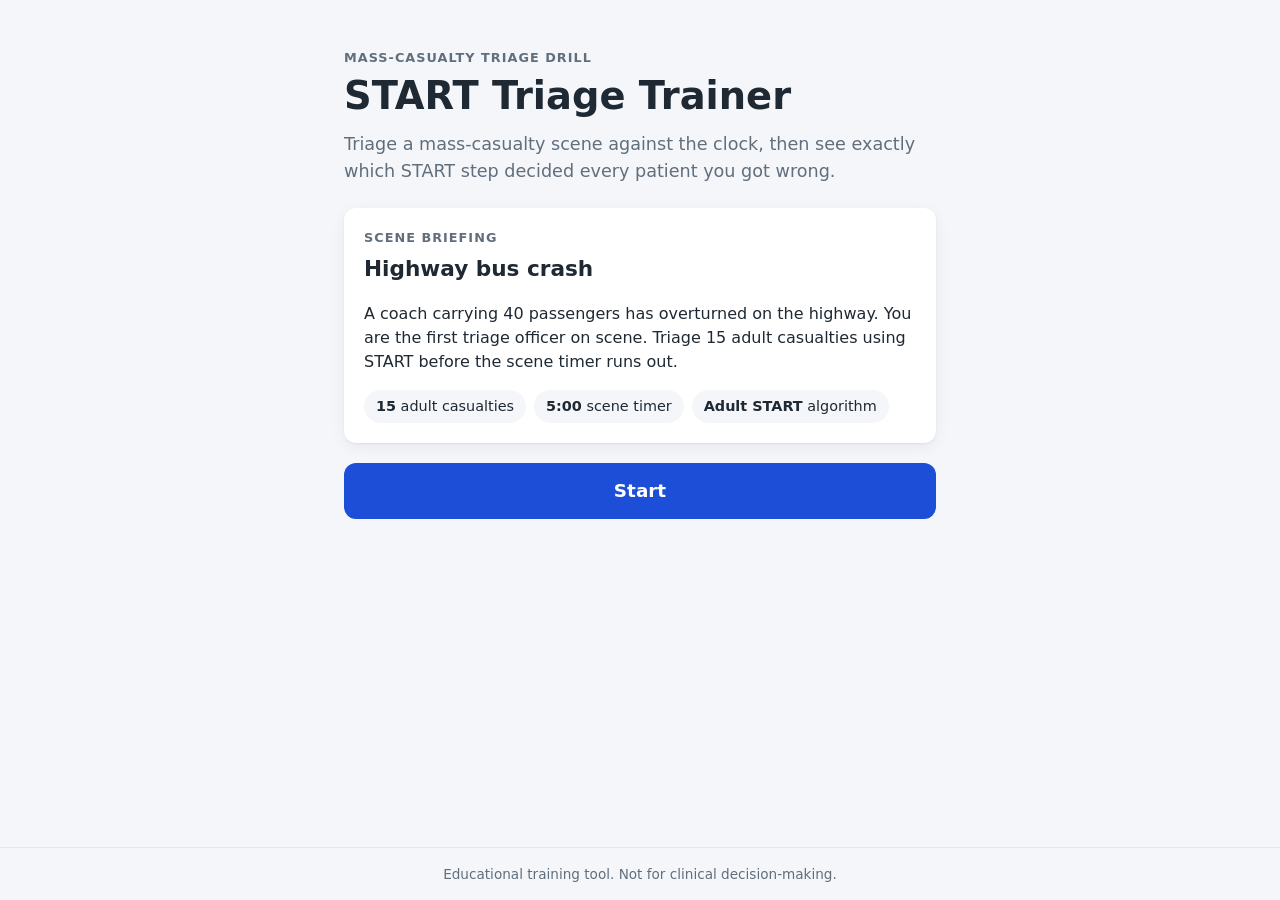
<file: index.html>
<!doctype html>
<html lang="en">
<head>
  <meta charset="utf-8">
  <meta name="viewport" content="width=device-width, initial-scale=1">
  <title>START Triage Trainer</title>
  <meta name="description" content="Timed adult START triage drill with step-by-step explanations of every mistake.">
  <link rel="stylesheet" href="style.css">
</head>
<body>
  <main class="app">

    <!-- Screen 1: Start -->
    <section id="screen-start" class="screen">
      <p class="eyebrow">Mass-casualty triage drill</p>
      <h1>START Triage Trainer</h1>
      <p class="lead">Triage a mass-casualty scene against the clock, then see exactly which START step decided every patient you got wrong.</p>

      <div class="card briefing">
        <p class="eyebrow">Scene briefing</p>
        <h2 id="scene-title"></h2>
        <p id="scene-briefing"></p>
        <ul class="facts">
          <li><strong>15</strong> adult casualties</li>
          <li><strong>5:00</strong> scene timer</li>
          <li><strong>Adult START</strong> algorithm</li>
        </ul>
      </div>

      <button id="btn-start" class="btn-primary" type="button">Start</button>
    </section>

    <!-- Screen 2: Drill -->
    <section id="screen-drill" class="screen" hidden>
      <div class="drill-bar">
        <span id="counter" class="counter">1 / 15</span>
        <span id="timer" class="timer">5:00</span>
      </div>

      <article class="card patient">
        <p class="eyebrow">Patient</p>
        <p id="narrative" class="narrative"></p>
      </article>

      <div class="triage-buttons">
        <button type="button" class="triage GREEN" data-color="GREEN">Green</button>
        <button type="button" class="triage YELLOW" data-color="YELLOW">Yellow</button>
        <button type="button" class="triage RED" data-color="RED">Red</button>
        <button type="button" class="triage BLACK" data-color="BLACK">Black</button>
      </div>
    </section>

    <!-- Screen 3: Results and mistakes review -->
    <section id="screen-results" class="screen" hidden>
      <p class="eyebrow" id="results-eyebrow">Round complete</p>
      <h1>Your results</h1>

      <div class="card score-card">
        <div class="score">
          <span id="score-correct" class="score-big">0</span>
          <span class="score-of">/ 15 correct</span>
        </div>
        <p class="time-used">Time used: <strong id="time-used">0:00</strong></p>
      </div>

      <div class="stats">
        <div class="stat">
          <span id="count-under" class="stat-num">0</span>
          <span class="stat-label">Under-triage</span>
          <span class="stat-hint">Too low — a salvageable patient may not get timely care</span>
        </div>
        <div class="stat">
          <span id="count-over" class="stat-num">0</span>
          <span class="stat-label">Over-triage</span>
          <span class="stat-hint">Too high — scarce resources go to the wrong patient</span>
        </div>
        <div class="stat" id="stat-untriaged">
          <span id="count-untriaged" class="stat-num">0</span>
          <span class="stat-label">Untriaged</span>
          <span class="stat-hint">Time ran out before you reached them</span>
        </div>
      </div>

      <button id="btn-again-top" class="btn-primary btn-again" type="button">Play again</button>

      <h2 class="review-title">Mistakes review</h2>
      <p id="review-intro" class="review-intro"></p>
      <div id="review-list" class="review-list"></div>

      <button id="btn-again" class="btn-primary btn-again" type="button">Play again</button>
      <p class="again-hint">The 15 patients will be shuffled into a new order.</p>
    </section>

  </main>

  <footer class="footer">Educational training tool. Not for clinical decision-making.</footer>

  <script src="cases.js"></script>
  <script src="start.js"></script>
  <script src="app.js"></script>
</body>
</html>
</file>
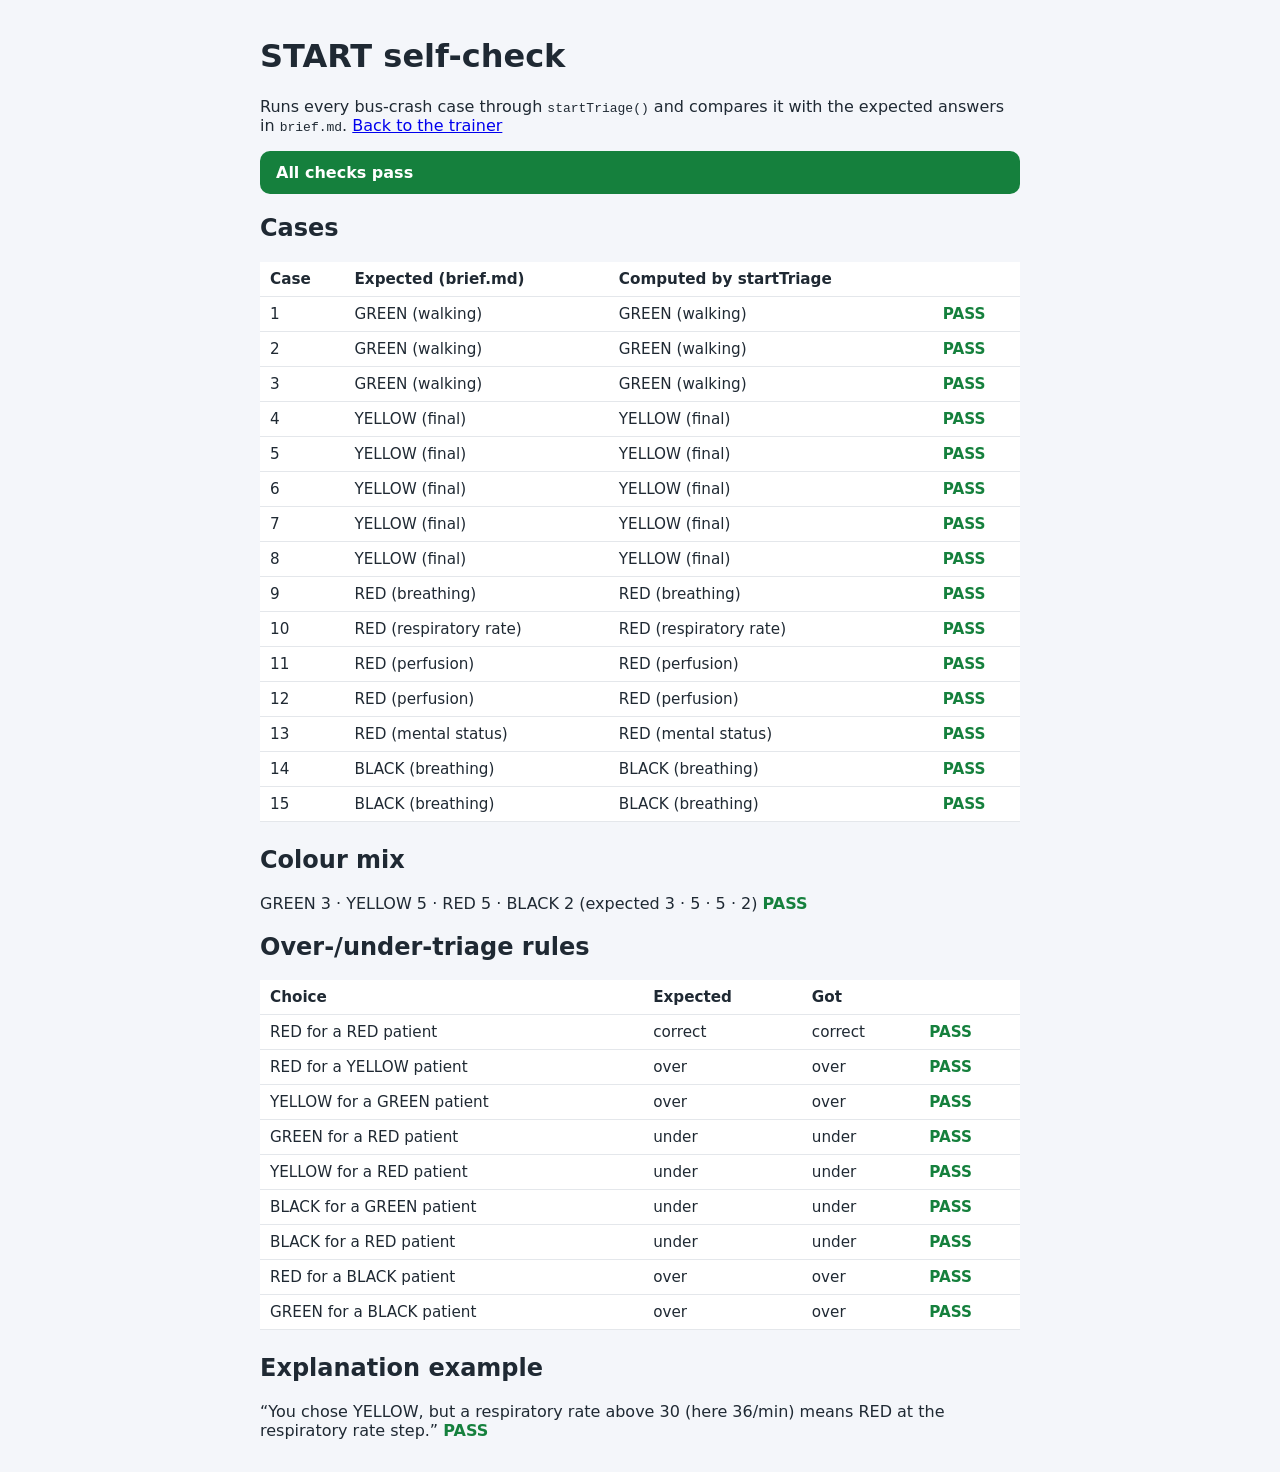
<file: selfcheck.html>
<!doctype html>
<html lang="en">
<head>
  <meta charset="utf-8">
  <meta name="viewport" content="width=device-width, initial-scale=1">
  <title>START Self-check</title>
  <style>
    body { font-family: system-ui, -apple-system, "Segoe UI", Roboto, sans-serif; background: #f4f6fa; color: #1f2933; margin: 0; padding: 16px; }
    main { max-width: 760px; margin: 0 auto; }
    table { width: 100%; border-collapse: collapse; background: #fff; margin-bottom: 24px; font-size: 0.95rem; }
    th, td { text-align: left; padding: 8px 10px; border-bottom: 1px solid #e4e7eb; }
    .pass { color: #15803d; font-weight: 700; }
    .fail { color: #dc2626; font-weight: 700; }
    .banner { padding: 12px 16px; border-radius: 10px; color: #fff; font-weight: 700; }
    .pass-bg { background: #15803d; }
    .fail-bg { background: #dc2626; }
  </style>
</head>
<body>
  <main>
    <h1>START self-check</h1>
    <p>Runs every bus-crash case through <code>startTriage()</code> and compares it with the expected answers in <code>brief.md</code>. <a href="index.html">Back to the trainer</a></p>
    <div id="summary"></div>
    <h2>Cases</h2>
    <table id="cases"></table>
    <h2>Colour mix</h2>
    <p id="mix"></p>
    <h2>Over-/under-triage rules</h2>
    <table id="rules"></table>
    <h2>Explanation example</h2>
    <p id="explanation"></p>
  </main>
  <script src="cases.js"></script>
  <script src="start.js"></script>
  <script src="selfcheck.js"></script>
</body>
</html>
</file>
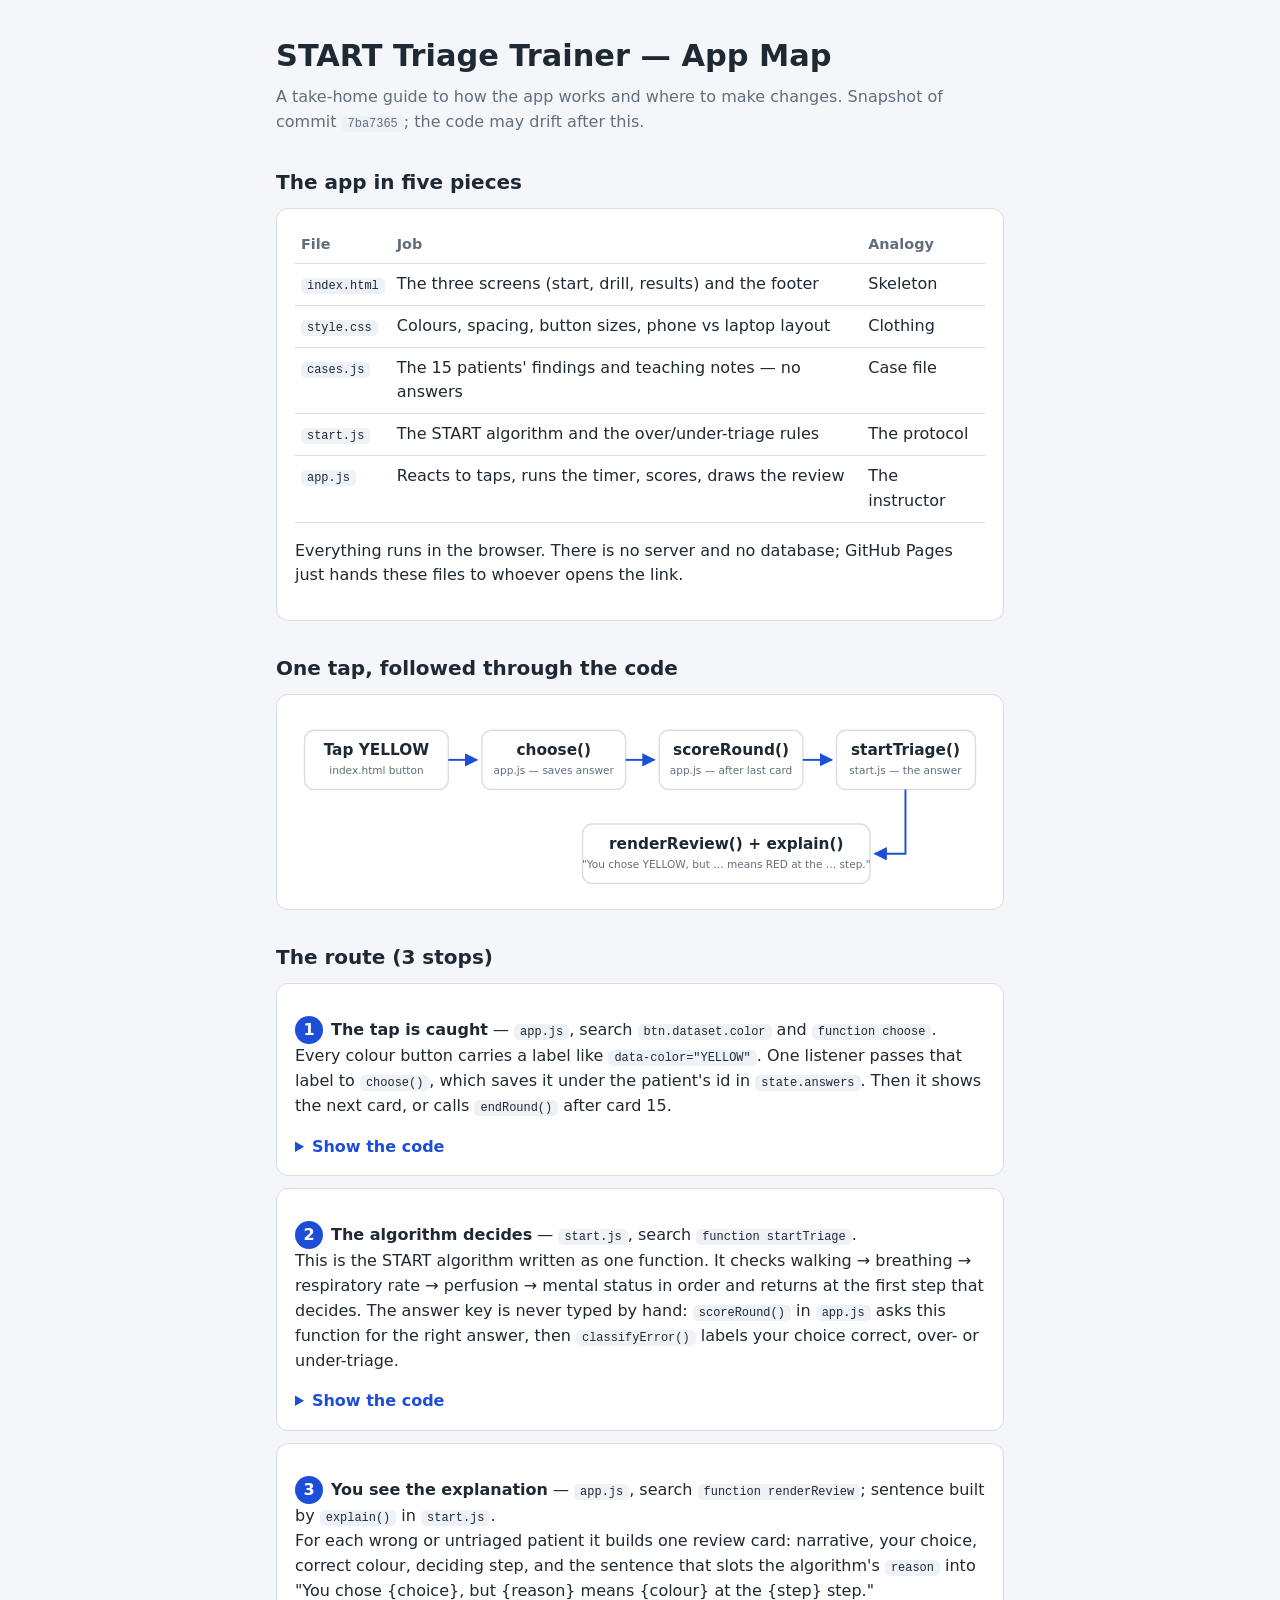
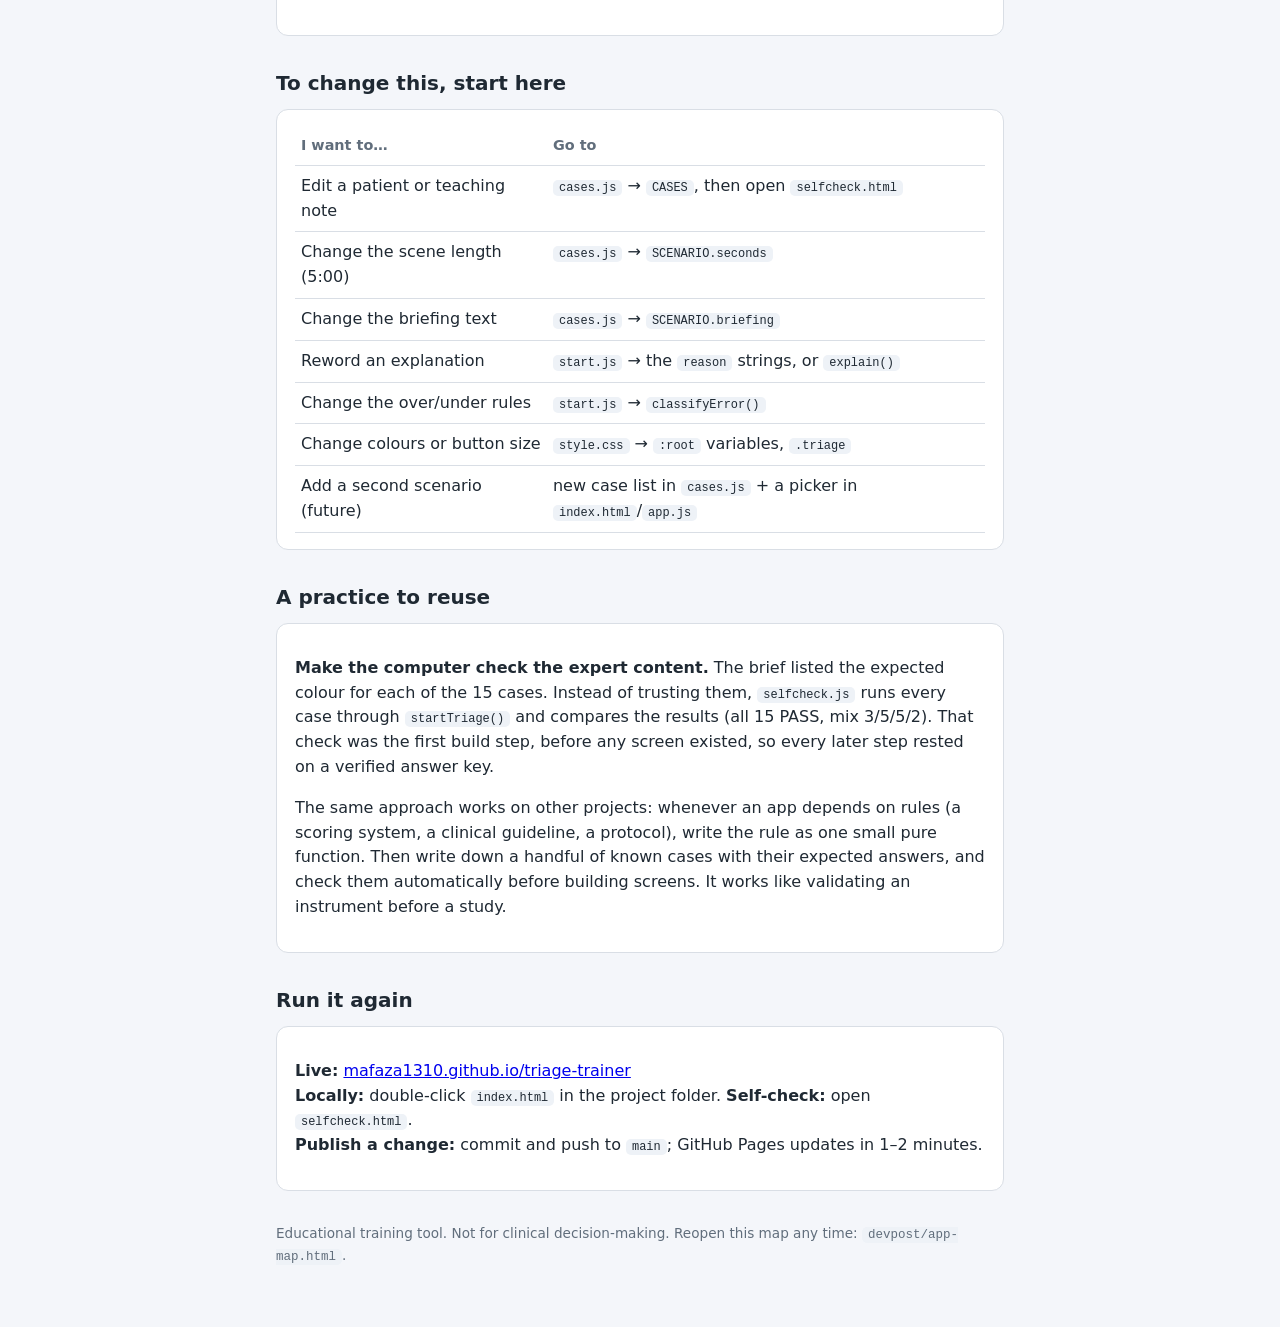
<file: devpost/app-map.html>
<!doctype html>
<html lang="en">
<head>
  <meta charset="utf-8">
  <meta name="viewport" content="width=device-width, initial-scale=1">
  <title>Triage Trainer App Map</title>
  <style>
    :root {
      --bg: #f4f6fa; --card: #fff; --text: #1f2933; --muted: #616e7c; --line: #d9dee5;
      --accent: #1d4ed8; --code-bg: #eef2f7;
      --green: #15803d; --yellow: #facc15; --red: #dc2626; --black: #111827;
    }
    @media (prefers-color-scheme: dark) {
      :root:not([data-theme="light"]) {
        --bg: #0f141b; --card: #18202b; --text: #e6eaf0; --muted: #9aa5b1; --line: #2c3746;
        --accent: #7aa2ff; --code-bg: #222c39;
      }
    }
    * { box-sizing: border-box; }
    body { margin: 0; background: var(--bg); color: var(--text); font-family: system-ui, -apple-system, "Segoe UI", Roboto, sans-serif; line-height: 1.55; }
    main { max-width: 760px; margin: 0 auto; padding: 32px 16px 48px; }
    h1 { font-size: 1.9rem; margin: 0 0 6px; }
    h2 { font-size: 1.25rem; margin: 32px 0 10px; }
    .sub { color: var(--muted); margin: 0 0 24px; }
    .card { background: var(--card); border: 1px solid var(--line); border-radius: 12px; padding: 16px 18px; margin-bottom: 12px; }
    code { background: var(--code-bg); padding: 1px 6px; border-radius: 5px; font-size: 0.92em; }
    pre { background: var(--code-bg); padding: 12px; border-radius: 8px; overflow-x: auto; font-size: 0.85rem; margin: 10px 0 0; }
    table { width: 100%; border-collapse: collapse; }
    th, td { text-align: left; padding: 8px 6px; border-bottom: 1px solid var(--line); vertical-align: top; }
    th { color: var(--muted); font-weight: 600; font-size: 0.9rem; }
    .stop-num { display: inline-grid; place-items: center; width: 28px; height: 28px; border-radius: 50%; background: var(--accent); color: #fff; font-weight: 700; margin-right: 8px; }
    .flow svg { width: 100%; height: auto; display: block; }
    .flow text { fill: var(--text); font-family: inherit; }
    .flow .box { fill: var(--card); stroke: var(--line); stroke-width: 1.5; }
    .flow .file { fill: var(--muted); font-size: 11px; }
    .flow .arrow { stroke: var(--accent); stroke-width: 2; fill: none; }
    details { margin-top: 8px; }
    summary { cursor: pointer; color: var(--accent); font-weight: 600; }
    .foot { color: var(--muted); font-size: 0.85rem; margin-top: 32px; }
  </style>
</head>
<body>
<main>
  <h1>START Triage Trainer — App Map</h1>
  <p class="sub">A take-home guide to how the app works and where to make changes. Snapshot of commit <code>7ba7365</code>; the code may drift after this.</p>

  <h2>The app in five pieces</h2>
  <div class="card">
    <table>
      <tr><th>File</th><th>Job</th><th>Analogy</th></tr>
      <tr><td><code>index.html</code></td><td>The three screens (start, drill, results) and the footer</td><td>Skeleton</td></tr>
      <tr><td><code>style.css</code></td><td>Colours, spacing, button sizes, phone vs laptop layout</td><td>Clothing</td></tr>
      <tr><td><code>cases.js</code></td><td>The 15 patients' findings and teaching notes — no answers</td><td>Case file</td></tr>
      <tr><td><code>start.js</code></td><td>The START algorithm and the over/under-triage rules</td><td>The protocol</td></tr>
      <tr><td><code>app.js</code></td><td>Reacts to taps, runs the timer, scores, draws the review</td><td>The instructor</td></tr>
    </table>
    <p>Everything runs in the browser. There is no server and no database; GitHub Pages just hands these files to whoever opens the link.</p>
  </div>

  <h2>One tap, followed through the code</h2>
  <div class="card flow">
    <svg viewBox="0 0 720 190" role="img" aria-label="Tap a colour button, choose() records it, after the last card scoreRound() asks startTriage() for the correct answer, renderReview() shows the explanation.">
      <defs><marker id="ah" viewBox="0 0 10 10" refX="9" refY="5" markerWidth="7" markerHeight="7" orient="auto"><path d="M0,0 L10,5 L0,10 z" fill="#1d4ed8"/></marker></defs>
      <rect class="box" x="10" y="20" width="150" height="62" rx="10"/>
      <text x="85" y="46" text-anchor="middle" font-weight="700">Tap YELLOW</text>
      <text class="file" x="85" y="66" text-anchor="middle">index.html button</text>

      <rect class="box" x="195" y="20" width="150" height="62" rx="10"/>
      <text x="270" y="46" text-anchor="middle" font-weight="700">choose()</text>
      <text class="file" x="270" y="66" text-anchor="middle">app.js — saves answer</text>

      <rect class="box" x="380" y="20" width="150" height="62" rx="10"/>
      <text x="455" y="46" text-anchor="middle" font-weight="700">scoreRound()</text>
      <text class="file" x="455" y="66" text-anchor="middle">app.js — after last card</text>

      <rect class="box" x="565" y="20" width="145" height="62" rx="10"/>
      <text x="637" y="46" text-anchor="middle" font-weight="700">startTriage()</text>
      <text class="file" x="637" y="66" text-anchor="middle">start.js — the answer</text>

      <rect class="box" x="300" y="118" width="300" height="62" rx="10"/>
      <text x="450" y="144" text-anchor="middle" font-weight="700">renderReview() + explain()</text>
      <text class="file" x="450" y="164" text-anchor="middle">"You chose YELLOW, but … means RED at the … step."</text>

      <path class="arrow" d="M160 51 H190" marker-end="url(#ah)"/>
      <path class="arrow" d="M345 51 H375" marker-end="url(#ah)"/>
      <path class="arrow" d="M530 51 H560" marker-end="url(#ah)"/>
      <path class="arrow" d="M637 82 V149 H605" marker-end="url(#ah)"/>
    </svg>
  </div>

  <h2>The route (3 stops)</h2>
  <div class="card">
    <p><span class="stop-num">1</span><strong>The tap is caught</strong> — <code>app.js</code>, search <code>btn.dataset.color</code> and <code>function choose</code>.<br>
    Every colour button carries a label like <code>data-color="YELLOW"</code>. One listener passes that label to <code>choose()</code>, which saves it under the patient's id in <code>state.answers</code>. Then it shows the next card, or calls <code>endRound()</code> after card 15.</p>
    <details><summary>Show the code</summary>
<pre><code>btn.addEventListener("click", () =&gt; choose(btn.dataset.color))

function choose(color) {
  const c = state.order[state.index];
  state.answers[c.id] = color;
  state.index++;
  if (state.index &lt; state.order.length) renderCard();
  else endRound();
}</code></pre></details>
  </div>
  <div class="card">
    <p><span class="stop-num">2</span><strong>The algorithm decides</strong> — <code>start.js</code>, search <code>function startTriage</code>.<br>
    This is the START algorithm written as one function. It checks walking → breathing → respiratory rate → perfusion → mental status in order and returns at the first step that decides. The answer key is never typed by hand: <code>scoreRound()</code> in <code>app.js</code> asks this function for the right answer, then <code>classifyError()</code> labels your choice correct, over- or under-triage.</p>
    <details><summary>Show the code</summary>
<pre><code>if (p.rr !== null &amp;&amp; p.rr &gt; 30) {
  return { color: "RED", step: "respiratory rate",
           reason: `a respiratory rate above 30 (here ${p.rr}/min)` };
}</code></pre></details>
  </div>
  <div class="card">
    <p><span class="stop-num">3</span><strong>You see the explanation</strong> — <code>app.js</code>, search <code>function renderReview</code>; sentence built by <code>explain()</code> in <code>start.js</code>.<br>
    For each wrong or untriaged patient it builds one review card: narrative, your choice, correct colour, deciding step, and the sentence that slots the algorithm's <code>reason</code> into "You chose {choice}, but {reason} means {colour} at the {step} step."</p>
  </div>

  <h2>To change this, start here</h2>
  <div class="card">
    <table>
      <tr><th>I want to…</th><th>Go to</th></tr>
      <tr><td>Edit a patient or teaching note</td><td><code>cases.js</code> → <code>CASES</code>, then open <code>selfcheck.html</code></td></tr>
      <tr><td>Change the scene length (5:00)</td><td><code>cases.js</code> → <code>SCENARIO.seconds</code></td></tr>
      <tr><td>Change the briefing text</td><td><code>cases.js</code> → <code>SCENARIO.briefing</code></td></tr>
      <tr><td>Reword an explanation</td><td><code>start.js</code> → the <code>reason</code> strings, or <code>explain()</code></td></tr>
      <tr><td>Change the over/under rules</td><td><code>start.js</code> → <code>classifyError()</code></td></tr>
      <tr><td>Change colours or button size</td><td><code>style.css</code> → <code>:root</code> variables, <code>.triage</code></td></tr>
      <tr><td>Add a second scenario (future)</td><td>new case list in <code>cases.js</code> + a picker in <code>index.html</code>/<code>app.js</code></td></tr>
    </table>
  </div>

  <h2>A practice to reuse</h2>
  <div class="card">
    <p><strong>Make the computer check the expert content.</strong> The brief listed the expected colour for each of the 15 cases. Instead of trusting them, <code>selfcheck.js</code> runs every case through <code>startTriage()</code> and compares the results (all 15 PASS, mix 3/5/5/2). That check was the first build step, before any screen existed, so every later step rested on a verified answer key.</p>
    <p>The same approach works on other projects: whenever an app depends on rules (a scoring system, a clinical guideline, a protocol), write the rule as one small pure function. Then write down a handful of known cases with their expected answers, and check them automatically before building screens. It works like validating an instrument before a study.</p>
  </div>

  <h2>Run it again</h2>
  <div class="card">
    <p><strong>Live:</strong> <a href="https://mafaza1310.github.io/triage-trainer/">mafaza1310.github.io/triage-trainer</a><br>
    <strong>Locally:</strong> double-click <code>index.html</code> in the project folder. <strong>Self-check:</strong> open <code>selfcheck.html</code>.<br>
    <strong>Publish a change:</strong> commit and push to <code>main</code>; GitHub Pages updates in 1–2 minutes.</p>
  </div>

  <p class="foot">Educational training tool. Not for clinical decision-making. Reopen this map any time: <code>devpost/app-map.html</code>.</p>
</main>
</body>
</html>
</file>
<file: style.css>
/* style.css — look and feel for the START Triage Trainer. */

:root {
  --bg: #f4f6fa;
  --card: #ffffff;
  --text: #1f2933;
  --muted: #616e7c;
  --line: #e4e7eb;
  --accent: #1d4ed8;
  --accent-dark: #1e40af;

  --green: #15803d;
  --yellow: #facc15;
  --red: #dc2626;
  --black: #111827;

  --radius: 12px;
  --shadow: 0 1px 2px rgba(15, 23, 42, 0.06), 0 4px 16px rgba(15, 23, 42, 0.06);
}

* { box-sizing: border-box; }

body {
  margin: 0;
  min-height: 100vh;
  display: flex;
  flex-direction: column;
  background: var(--bg);
  color: var(--text);
  font-family: system-ui, -apple-system, "Segoe UI", Roboto, sans-serif;
  line-height: 1.5;
}

.app {
  flex: 1;
  width: 100%;
  max-width: 640px;
  margin: 0 auto;
  padding: 24px 16px;
}

h1 { font-size: 2rem; line-height: 1.2; margin: 0 0 12px; }
h2 { font-size: 1.35rem; margin: 0 0 8px; }

.eyebrow {
  margin: 0 0 6px;
  font-size: 0.8rem;
  font-weight: 700;
  letter-spacing: 0.08em;
  text-transform: uppercase;
  color: var(--muted);
}

.lead { font-size: 1.1rem; color: var(--muted); margin: 0 0 24px; }

.card {
  background: var(--card);
  border-radius: var(--radius);
  box-shadow: var(--shadow);
  padding: 20px;
  margin-bottom: 20px;
}

.facts {
  list-style: none;
  padding: 0;
  margin: 16px 0 0;
  display: flex;
  flex-wrap: wrap;
  gap: 8px;
}
.facts li {
  background: var(--bg);
  border-radius: 999px;
  padding: 6px 12px;
  font-size: 0.9rem;
}

button { font: inherit; cursor: pointer; }

.btn-primary {
  width: 100%;
  min-height: 56px;
  border: 0;
  border-radius: var(--radius);
  background: var(--accent);
  color: #fff;
  font-size: 1.15rem;
  font-weight: 700;
}
.btn-primary:hover { background: var(--accent-dark); }

button:focus-visible { outline: 3px solid var(--accent); outline-offset: 3px; }

.btn-again { margin-bottom: 8px; }
.review-title { margin-top: 28px; }
.again-hint { text-align: center; color: var(--muted); font-size: 0.9rem; margin: 4px 0 0; }

/* Gentle fade when a screen or card appears */
.screen:not([hidden]) { animation: fade-in 0.25s ease-out; }
@keyframes fade-in { from { opacity: 0; transform: translateY(4px); } to { opacity: 1; transform: none; } }
.patient.enter { animation: fade-in 0.2s ease-out; }
@media (prefers-reduced-motion: reduce) { .screen:not([hidden]), .patient.enter { animation: none; } }

/* Drill screen */
.drill-bar {
  display: flex;
  justify-content: space-between;
  align-items: center;
  margin-bottom: 16px;
}
.counter { font-weight: 700; color: var(--muted); font-size: 1.1rem; }
.timer {
  font-variant-numeric: tabular-nums;
  font-weight: 800;
  font-size: 1.75rem;
  padding: 2px 10px;
  border-radius: 8px;
  transition: background 0.2s, color 0.2s;
}
.timer.warning { background: #fee2e2; color: var(--red); }

.patient { min-height: 180px; }
.narrative { font-size: 1.25rem; margin: 0; }

.triage-buttons {
  display: grid;
  grid-template-columns: 1fr 1fr;
  gap: 12px;
}
.triage {
  min-height: 72px;
  border: 0;
  border-radius: var(--radius);
  font-size: 1.25rem;
  font-weight: 800;
  letter-spacing: 0.06em;
  text-transform: uppercase;
  color: #fff;
}
.triage:active { transform: scale(0.97); }
.triage:hover { filter: brightness(1.08); }
.triage { transition: transform 0.08s, filter 0.15s; -webkit-tap-highlight-color: transparent; }
.triage.GREEN { background: var(--green); }
.triage.YELLOW { background: var(--yellow); color: var(--text); }
.triage.RED { background: var(--red); }
.triage.BLACK { background: var(--black); }

/* Results screen */
.score-card { text-align: center; }
.score { display: flex; justify-content: center; align-items: baseline; gap: 8px; }
.score-big { font-size: 3.5rem; font-weight: 800; line-height: 1; }
.score-of { font-size: 1.2rem; color: var(--muted); }
.time-used { margin: 8px 0 0; color: var(--muted); }
.time-used strong { color: var(--text); font-variant-numeric: tabular-nums; }

.stats {
  display: grid;
  grid-template-columns: repeat(auto-fit, minmax(160px, 1fr));
  gap: 12px;
  margin-bottom: 24px;
}
.stat {
  background: var(--card);
  border-radius: var(--radius);
  box-shadow: var(--shadow);
  padding: 16px;
  display: flex;
  flex-direction: column;
  gap: 2px;
}
.stat[hidden] { display: none; }
.stat-num { font-size: 2rem; font-weight: 800; line-height: 1.1; }
.stat-label { font-weight: 700; }
.stat-hint { font-size: 0.85rem; color: var(--muted); }

/* Mistakes review */
.review-intro { color: var(--muted); margin: 0 0 16px; }
.review-item { border-left: 6px solid var(--line); }
.review-item.under { border-left-color: var(--red); }
.review-item.over { border-left-color: #f59e0b; }
.review-item.untriaged { border-left-color: var(--muted); }

.review-head { margin-bottom: 8px; }
.outcome-tag {
  display: inline-block;
  font-size: 0.8rem;
  font-weight: 700;
  letter-spacing: 0.05em;
  text-transform: uppercase;
  padding: 3px 10px;
  border-radius: 999px;
  background: var(--bg);
}
.outcome-tag.under { background: #fee2e2; color: #991b1b; }
.outcome-tag.over { background: #fef3c7; color: #92400e; }

.review-narrative { margin: 0 0 12px; font-size: 1.05rem; }

.review-answers {
  display: grid;
  grid-template-columns: max-content 1fr;
  gap: 6px 16px;
  align-items: center;
  margin: 0 0 12px;
}
.review-answers dt { color: var(--muted); font-size: 0.9rem; }
.review-answers dd { margin: 0; font-weight: 600; }

.badge {
  display: inline-block;
  min-width: 72px;
  text-align: center;
  padding: 2px 10px;
  border-radius: 6px;
  font-size: 0.85rem;
  font-weight: 800;
  letter-spacing: 0.05em;
  color: #fff;
}
.badge.GREEN { background: var(--green); }
.badge.YELLOW { background: var(--yellow); color: var(--text); }
.badge.RED { background: var(--red); }
.badge.BLACK { background: var(--black); }
.badge.NONE { background: var(--line); color: var(--muted); }

.review-explanation {
  margin: 0;
  padding: 12px 14px;
  background: #eff6ff;
  border-radius: 8px;
  font-weight: 600;
}
.review-note { margin: 12px 0 0; font-size: 0.95rem; color: var(--muted); }
.review-note strong { color: var(--text); }

/* Wider screens: buttons in one row, a bit more room */
@media (min-width: 720px) {
  .app { padding: 48px 24px; }
  h1 { font-size: 2.4rem; }
  .triage-buttons { grid-template-columns: repeat(4, 1fr); }
  .triage { min-height: 88px; }
  .patient { min-height: 220px; padding: 28px; }
  .narrative { font-size: 1.4rem; }
}

.footer {
  text-align: center;
  font-size: 0.85rem;
  color: var(--muted);
  padding: 16px;
  border-top: 1px solid var(--line);
}
</file>
